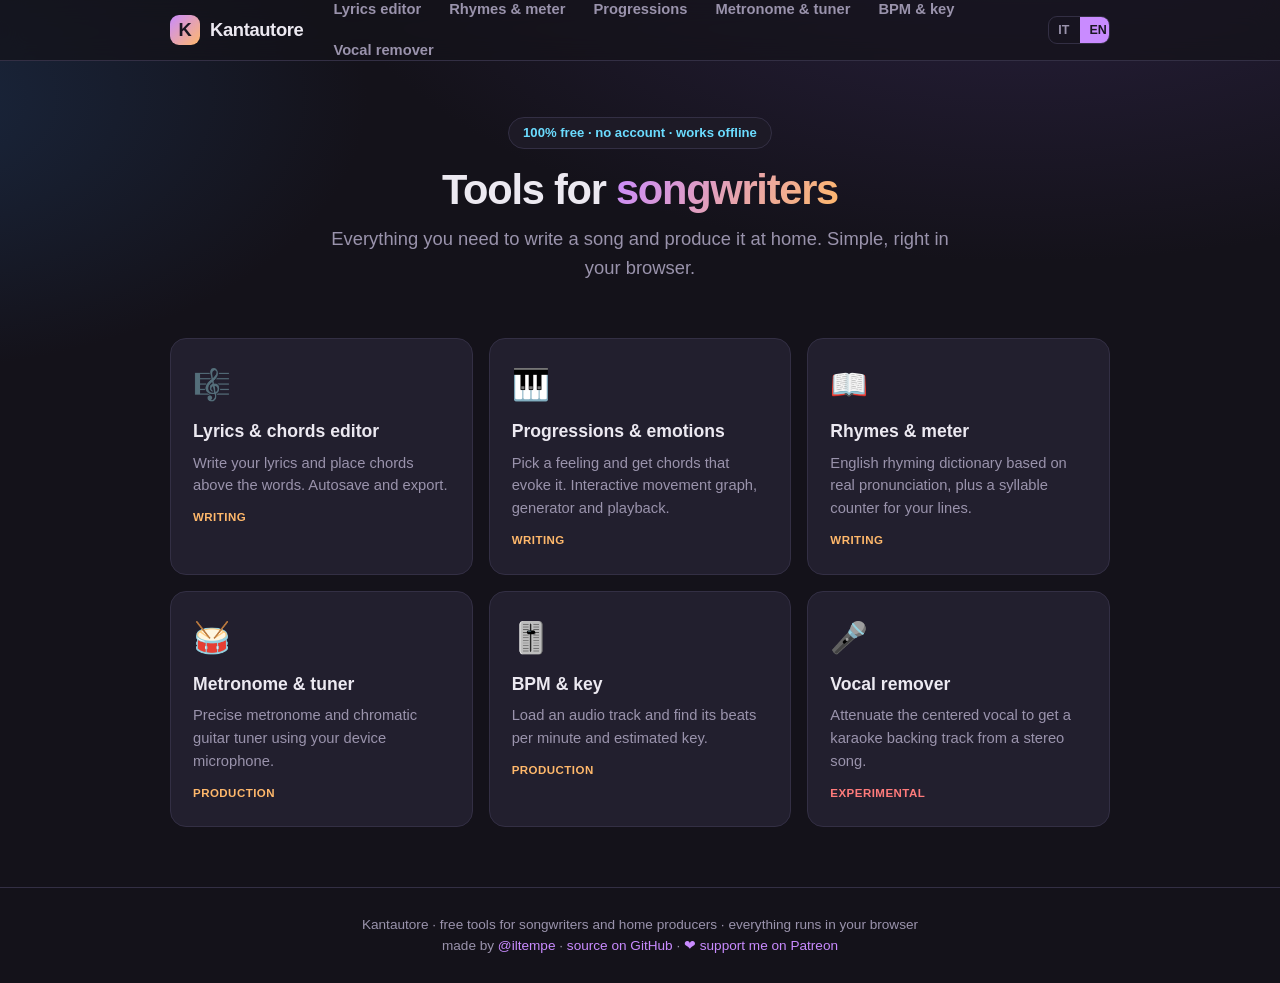
<file: index.html>
<!DOCTYPE html>
<html lang="it">
<head>
  <meta charset="UTF-8">
  <meta name="viewport" content="width=device-width, initial-scale=1.0">
  <title>Kantautore · strumenti gratuiti per cantautori</title>
  <meta name="description" content="Strumenti semplici e gratuiti per scrivere canzoni e produrre in casa: editor testi con accordi, dizionario delle rime, metrica, metronomo, accordatore, BPM e tonalità.">
  <link rel="stylesheet" href="css/style.css">
</head>
<body>
  <main class="wrap">
    <section class="hero">
      <span class="free-badge" data-i18n="home.badge"></span>
      <h1 data-i18n-html="home.title"></h1>
      <p data-i18n="home.sub"></p>
    </section>

    <section class="grid">
      <a class="tool-card" href="tools/editor.html">
        <div class="ico">🎼</div>
        <h3 data-i18n="home.editorT"></h3>
        <p data-i18n="home.editorD"></p>
        <span class="tag" data-i18n="home.tagWrite"></span>
      </a>
      <a class="tool-card" href="tools/accordi.html">
        <div class="ico">🎹</div>
        <h3 data-i18n="home.accordiT"></h3>
        <p data-i18n="home.accordiD"></p>
        <span class="tag" data-i18n="home.tagWrite"></span>
      </a>
      <a class="tool-card" href="tools/rime.html">
        <div class="ico">📖</div>
        <h3 data-i18n="home.rimeT"></h3>
        <p data-i18n="home.rimeD"></p>
        <span class="tag" data-i18n="home.tagWrite"></span>
      </a>
      <a class="tool-card" href="tools/metronomo.html">
        <div class="ico">🥁</div>
        <h3 data-i18n="home.metroT"></h3>
        <p data-i18n="home.metroD"></p>
        <span class="tag" data-i18n="home.tagProd"></span>
      </a>
      <a class="tool-card" href="tools/bpm-key.html">
        <div class="ico">🎚️</div>
        <h3 data-i18n="home.bpmT"></h3>
        <p data-i18n="home.bpmD"></p>
        <span class="tag" data-i18n="home.tagProd"></span>
      </a>
      <a class="tool-card" href="tools/vocal-remover.html">
        <div class="ico">🎤</div>
        <h3 data-i18n="home.vocalT"></h3>
        <p data-i18n="home.vocalD"></p>
        <span class="tag exp" data-i18n="home.tagExp"></span>
      </a>
    </section>
  </main>

  <script src="js/i18n.js"></script>
  <script src="js/common.js"></script>
</body>
</html>
</file>
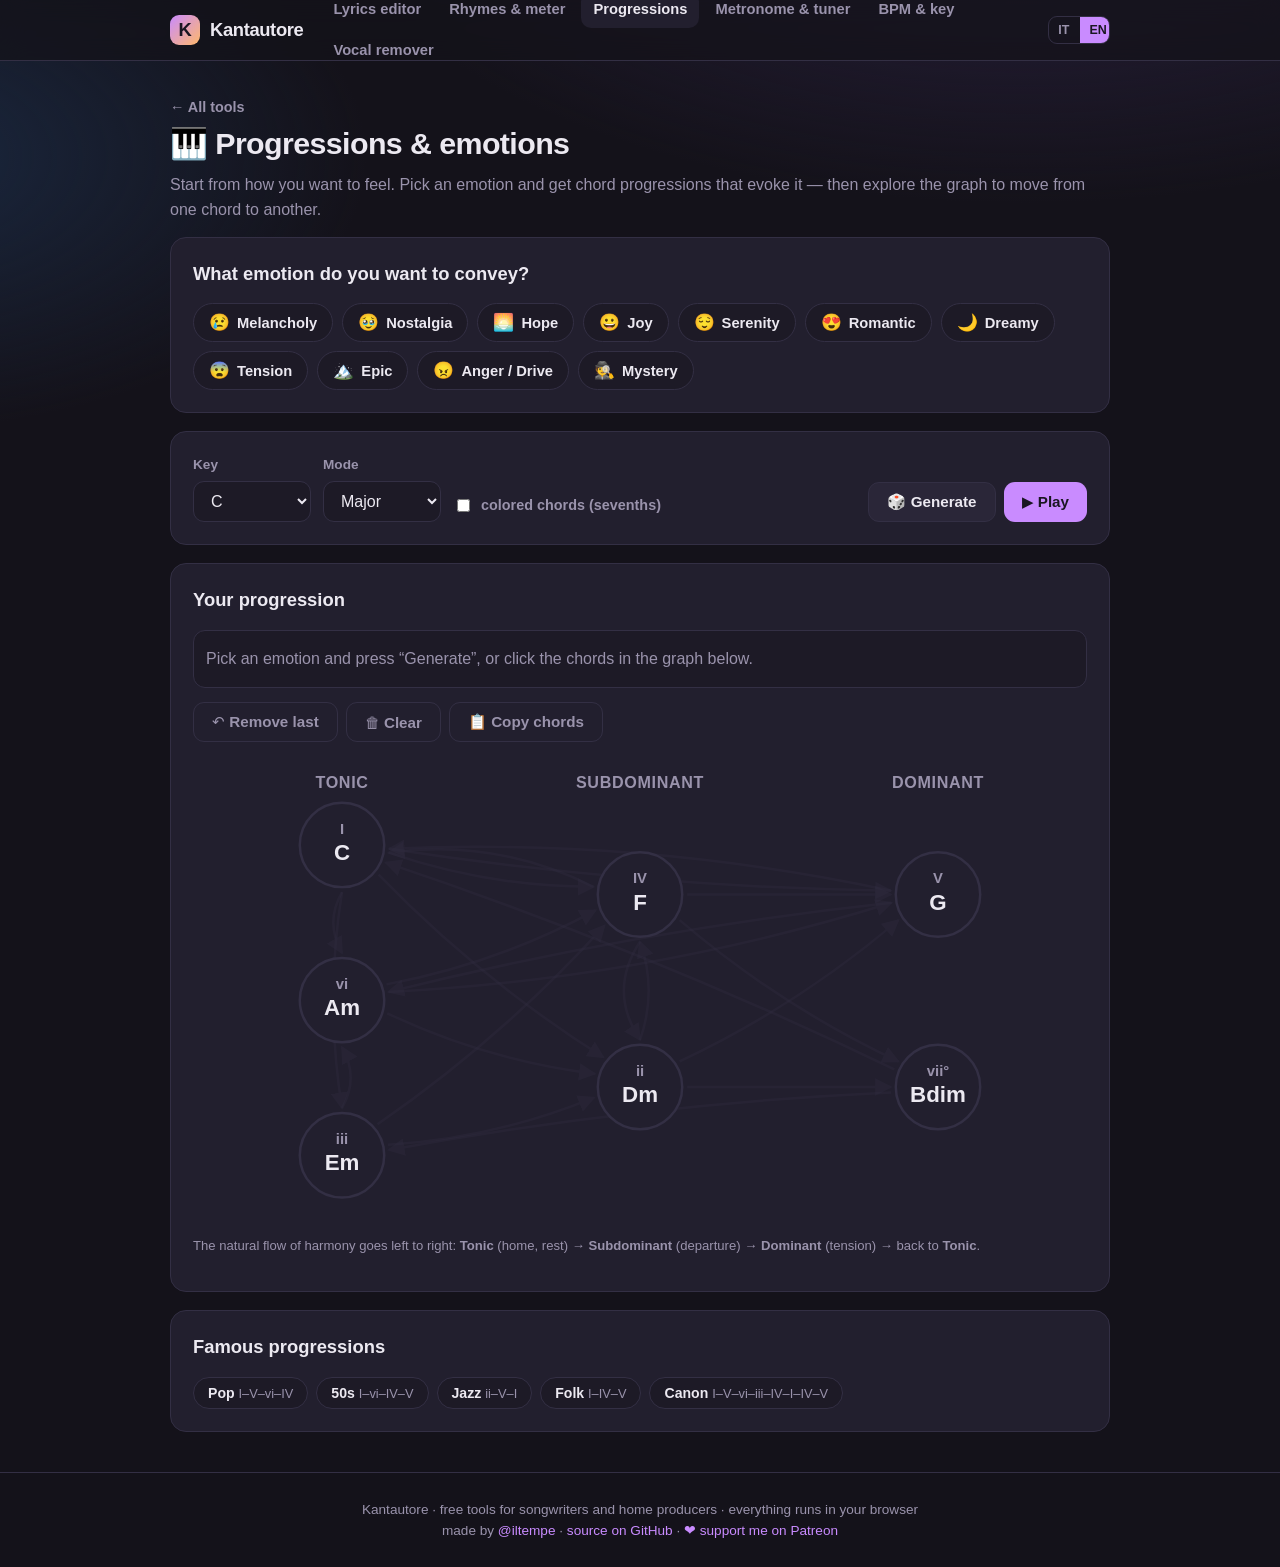
<file: tools/accordi.html>
<!DOCTYPE html>
<html lang="it">
<head>
  <meta charset="UTF-8">
  <meta name="viewport" content="width=device-width, initial-scale=1.0">
  <title>Progressioni & emozioni · Kantautore</title>
  <link rel="stylesheet" href="../css/style.css">
  <style>
    .emotions { display:flex; gap:9px; flex-wrap:wrap; }
    .emo { background:var(--bg-soft); border:1px solid var(--border); color:var(--text); cursor:pointer;
      border-radius:999px; padding:8px 15px; font-family:inherit; font-weight:600; font-size:.92rem;
      display:flex; align-items:center; gap:7px; transition:.15s; }
    .emo:hover { border-color:var(--emo-c, var(--accent)); }
    .emo.on { background:var(--emo-c); border-color:var(--emo-c); color:#171320; }
    .emo .e { font-size:1.05rem; }
    .emo-info { margin-top:16px; background:var(--bg-soft); border:1px solid var(--border);
      border-left:3px solid var(--emo-c, var(--accent)); border-radius:12px; padding:14px 16px; display:none; }
    .emo-info.show { display:block; }
    .emo-info h3 { margin:0 0 4px; font-size:1.05rem; }
    .emo-info .meta { display:flex; gap:16px; flex-wrap:wrap; color:var(--muted); font-size:.85rem; margin:8px 0; }
    .emo-info .meta b { color:var(--text); }
    .emo-info p { margin:6px 0 0; color:var(--muted); font-size:.9rem; }

    .controls { display:flex; gap:12px; flex-wrap:wrap; align-items:flex-end; }
    .controls .f { flex:0 0 auto; min-width:118px; }
    .switch { display:flex; align-items:center; gap:8px; color:var(--muted); font-weight:600; font-size:.9rem; cursor:pointer; }
    .switch input { width:auto; }

    .graph-wrap { position:relative; }
    svg.graph { width:100%; height:auto; display:block; }
    .node circle { fill:var(--card); stroke:var(--border); stroke-width:2; transition:.15s; cursor:pointer; }
    .node:hover circle { stroke:var(--emo-c, var(--accent)); }
    .node text { fill:var(--text); font-weight:800; text-anchor:middle; dominant-baseline:central; pointer-events:none; }
    .node .roman { fill:var(--muted); font-weight:600; }
    .node.selected circle { fill:var(--emo-c, var(--accent)); stroke:var(--emo-c, var(--accent)); }
    .node.selected text { fill:#171320; }
    .node.target circle { stroke:var(--emo-c, var(--accent-2)); stroke-width:3; }
    .arrow { fill:none; stroke:var(--border); stroke-width:2; opacity:.30; transition:.15s; }
    .arrow.active { stroke:var(--emo-c, var(--accent-2)); opacity:1; stroke-width:2.6; }
    .arrow.dim { opacity:.07; }
    .zone-label { fill:var(--muted); font-size:13px; font-weight:700; text-anchor:middle; letter-spacing:.04em; text-transform:uppercase; }

    .prog { display:flex; gap:10px; flex-wrap:wrap; align-items:center; min-height:58px; margin:8px 0 14px;
      background:var(--bg-soft); border:1px solid var(--border); border-radius:12px; padding:12px; }
    .prog .chip { background:var(--card); border:1px solid var(--border); border-radius:10px; padding:8px 14px;
      font-weight:800; font-size:1.1rem; }
    .prog .chip .r { display:block; font-size:.68rem; color:var(--muted); font-weight:600; text-align:center; }
    .prog .chip.playing { border-color:var(--emo-c, var(--accent)); box-shadow:0 0 0 2px var(--emo-c, var(--accent)); }
    .prog .empty { color:var(--muted); }
    .presets { display:flex; gap:8px; flex-wrap:wrap; }
    .presets button { background:var(--bg-soft); border:1px solid var(--border); color:var(--text); cursor:pointer;
      border-radius:999px; padding:7px 14px; font-family:inherit; font-weight:600; font-size:.88rem; }
    .presets button:hover { border-color:var(--emo-c, var(--accent)); }
    .presets button .d { color:var(--muted); font-weight:400; font-size:.8rem; }
    .legend { font-size:.82rem; color:var(--muted); }
    .toolbar2 { display:flex; gap:8px; flex-wrap:wrap; }
  </style>
</head>
<body>
  <main class="wrap">
    <div class="page-head">
      <a class="back" href="../index.html" data-i18n="common.back">← Tutti gli strumenti</a>
      <h1 data-i18n="accordi.h1">🎹 Progressioni & emozioni</h1>
      <p data-i18n="accordi.sub">Parti da come ti vuoi sentire. Scegli un'emozione e ricevi progressioni di accordi che la evocano — poi esplora il grafo per muoverti da un accordo all'altro.</p>
    </div>

    <div class="panel">
      <h2 data-i18n="accordi.ask">Che emozione vuoi trasmettere?</h2>
      <div class="emotions" id="emotions"></div>
      <div class="emo-info" id="emoInfo"></div>
    </div>

    <div class="panel">
      <div class="controls">
        <div class="f">
          <label data-i18n="accordi.key">Tonalità</label>
          <select id="key">
            <option>C</option><option>C#</option><option>D</option><option>D#</option>
            <option>E</option><option>F</option><option>F#</option><option>G</option>
            <option>G#</option><option>A</option><option>A#</option><option>B</option>
          </select>
        </div>
        <div class="f">
          <label data-i18n="accordi.mode">Modo</label>
          <select id="mode">
            <option value="major" data-i18n="accordi.major">Maggiore</option>
            <option value="minor" data-i18n="accordi.minor">Minore</option>
          </select>
        </div>
        <div class="f">
          <label>&nbsp;</label>
          <label class="switch"><input type="checkbox" id="colore"> <span data-i18n="accordi.colored">accordi colorati (settime)</span></label>
        </div>
        <div class="f" style="margin-left:auto">
          <label>&nbsp;</label>
          <div class="toolbar2">
            <button class="btn secondary" id="gen" data-i18n="accordi.gen">🎲 Genera</button>
            <button class="btn" id="play" data-i18n="accordi.play">▶ Ascolta</button>
          </div>
        </div>
      </div>
    </div>

    <div class="panel">
      <h2 data-i18n="accordi.yourProg">La tua progressione</h2>
      <div class="prog" id="prog"><span class="empty">Scegli un'emozione e premi “Genera”, oppure clicca gli accordi nel grafo qui sotto.</span></div>
      <div class="toolbar2" style="margin-bottom:16px">
        <button class="btn ghost" id="undo" data-i18n="accordi.undo">↶ Togli ultimo</button>
        <button class="btn ghost" id="clear" data-i18n="accordi.clear">🗑 Svuota</button>
        <button class="btn ghost" id="copy" data-i18n="accordi.copy">📋 Copia accordi</button>
      </div>

      <div class="graph-wrap">
        <svg class="graph" id="graph" viewBox="0 0 720 380" xmlns="http://www.w3.org/2000/svg" aria-label="Grafo dei movimenti tra accordi"></svg>
      </div>
      <p class="legend" style="margin-top:6px" data-i18n-html="accordi.legend">
        Il flusso naturale dell'armonia va da sinistra a destra: <b>Tonica</b> (casa, riposo) →
        <b>Sottodominante</b> (allontanamento) → <b>Dominante</b> (tensione) → torna a <b>Tonica</b>.
      </p>
    </div>

    <div class="panel">
      <h2 id="ideeTitle" data-i18n="accordi.famous">Progressioni famose</h2>
      <div class="presets" id="presets"></div>
    </div>
  </main>

  <script src="../js/i18n.js"></script>
  <script src="../js/common.js"></script>
  <script src="../js/accordi.js"></script>
</body>
</html>
</file>
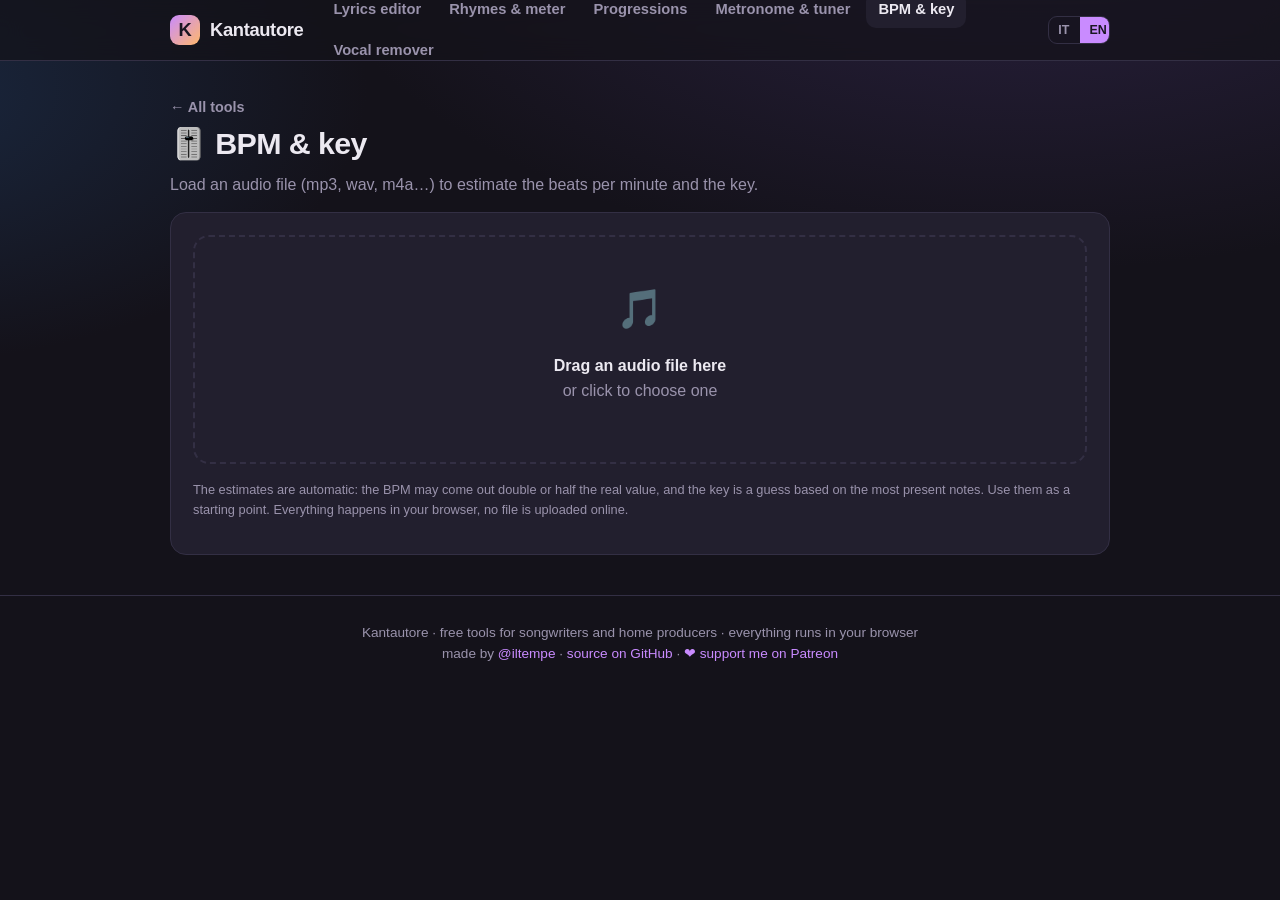
<file: tools/bpm-key.html>
<!DOCTYPE html>
<html lang="it">
<head>
  <meta charset="UTF-8">
  <meta name="viewport" content="width=device-width, initial-scale=1.0">
  <title>BPM & tonalità · Kantautore</title>
  <link rel="stylesheet" href="../css/style.css">
  <style>
    .drop { border:2px dashed var(--border); border-radius:var(--radius); padding:42px 20px; text-align:center;
      transition:.15s; cursor:pointer; }
    .drop.over { border-color:var(--accent); background:var(--bg-soft); }
    .drop .ico { font-size:2.4rem; }
    .results { display:grid; grid-template-columns:1fr 1fr; gap:18px; margin-top:18px; }
    @media (max-width:640px){ .results{ grid-template-columns:1fr; } }
    .stat { background:var(--bg-soft); border:1px solid var(--border); border-radius:var(--radius); padding:26px; text-align:center; }
    .stat .big { font-size:3.2rem; font-weight:800; letter-spacing:-.03em; line-height:1; }
    .stat .lab { color:var(--muted); font-size:.85rem; text-transform:uppercase; letter-spacing:.05em; margin-top:8px; }
    .stat .sub { color:var(--muted); font-size:.9rem; margin-top:4px; }
    .bar { height:8px; background:var(--bg-soft); border-radius:6px; overflow:hidden; margin-top:18px; }
    .bar > div { height:100%; width:0; background:linear-gradient(90deg,var(--accent),var(--accent-2)); transition:width .2s; }
    .file-name { color:var(--muted); font-size:.9rem; margin-top:10px; }
  </style>
</head>
<body>
  <main class="wrap">
    <div class="page-head">
      <a class="back" href="../index.html" data-i18n="common.back">← Tutti gli strumenti</a>
      <h1 data-i18n="bpm.h1">🎚️ BPM & tonalità</h1>
      <p data-i18n="bpm.sub">Carica un file audio (mp3, wav, m4a…) per stimare i battiti al minuto e la tonalità.</p>
    </div>

    <div class="panel">
      <div class="drop" id="drop">
        <div class="ico">🎵</div>
        <p data-i18n-html="bpm.drop"><b>Trascina qui un file audio</b><br><span class="muted">oppure clicca per sceglierlo</span></p>
        <input type="file" id="file" accept="audio/*" hidden>
      </div>
      <div class="file-name" id="fileName"></div>
      <div class="bar" id="barWrap" style="display:none"><div id="bar"></div></div>
      <p class="muted" id="msg" style="margin-top:12px"></p>

      <div class="results" id="results" style="display:none">
        <div class="stat">
          <div class="big" id="bpm">–</div>
          <div class="lab">BPM</div>
          <div class="sub" id="bpmSub"></div>
        </div>
        <div class="stat">
          <div class="big" id="key">–</div>
          <div class="lab" data-i18n="bpm.keyEst">Tonalità stimata</div>
          <div class="sub" id="keySub"></div>
        </div>
      </div>
      <p class="legend muted" style="font-size:.8rem;margin-top:16px" data-i18n="bpm.legend">
        Le stime sono automatiche: il BPM può risultare doppio o metà del reale, e la tonalità è un'ipotesi
        basata sulle note più presenti. Usale come punto di partenza. Tutto avviene nel tuo browser, nessun file viene caricato online.
      </p>
    </div>
  </main>

  <script src="../js/i18n.js"></script>
  <script src="../js/common.js"></script>
  <script src="../js/bpm-key.js"></script>
</body>
</html>
</file>
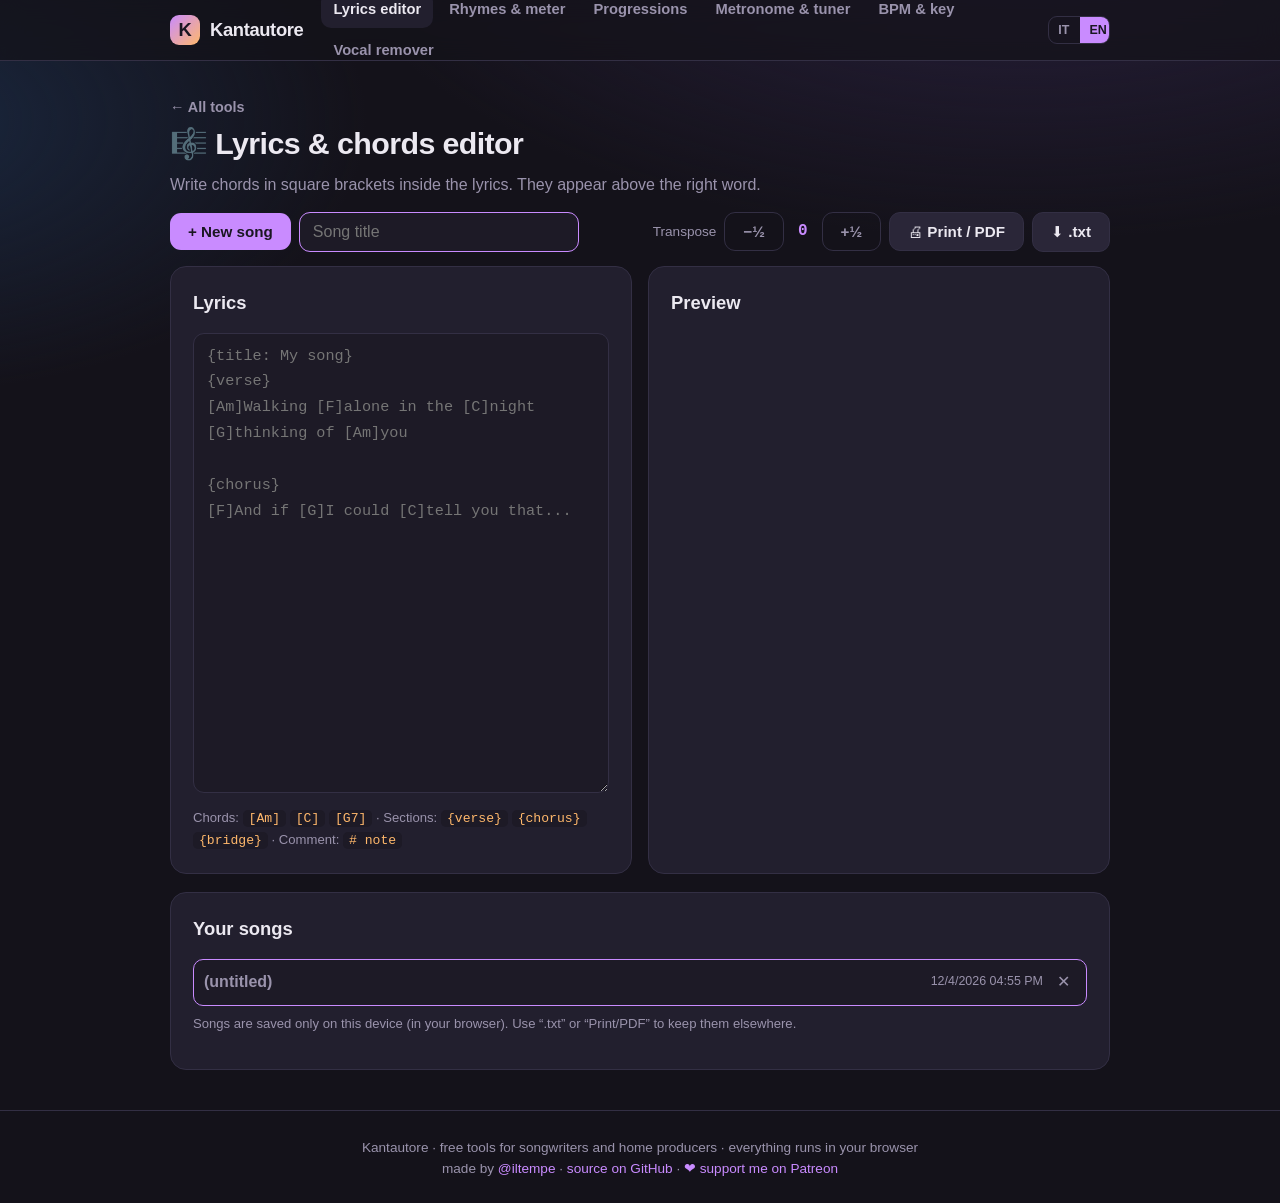
<file: tools/editor.html>
<!DOCTYPE html>
<html lang="it">
<head>
  <meta charset="UTF-8">
  <meta name="viewport" content="width=device-width, initial-scale=1.0">
  <title>Editor testi & accordi · Kantautore</title>
  <link rel="stylesheet" href="../css/style.css">
  <style>
    .editor-grid { display: grid; grid-template-columns: 1fr 1fr; gap: 16px; }
    @media (max-width: 820px) { .editor-grid { grid-template-columns: 1fr; } }
    #src { width: 100%; min-height: 460px; resize: vertical; line-height: 1.7;
      font-family: "SF Mono", ui-monospace, Menlo, monospace; font-size: .95rem; }
    .preview { min-height: 460px; overflow:auto; }
    .preview .line { display: flex; flex-wrap: wrap; align-items: flex-end; margin-bottom: 2px; }
    .preview .seg { display: inline-flex; flex-direction: column; }
    .preview .chord { color: var(--accent-2); font-weight: 800; font-size: .82rem;
      font-family: "SF Mono", ui-monospace, monospace; min-height: 1.1em; white-space: pre; }
    .preview .lyric { white-space: pre; }
    .preview .blank { height: .9em; }
    .preview .directive { color: var(--accent-3); font-weight: 700; margin: 10px 0 4px; }
    .preview .comment { color: var(--muted); font-style: italic; }
    .toolbar { display:flex; gap:8px; flex-wrap:wrap; align-items:center; margin-bottom: 14px; }
    .toolbar .sp { flex: 1; }
    .song-row { display:flex; align-items:center; gap:8px; padding:8px 10px; border-radius:10px; cursor:pointer; }
    .song-row:hover { background: var(--bg-soft); }
    .song-row.active { background: var(--bg-soft); border:1px solid var(--accent); }
    .song-row .t { flex:1; font-weight:600; }
    .song-row .d { color: var(--muted); font-size:.78rem; }
    .song-row .x { color: var(--muted); padding:2px 6px; border-radius:6px; }
    .song-row .x:hover { color: var(--bad); background: var(--card); }
    .key-display { font-family:"SF Mono",monospace; font-weight:800; color: var(--accent); padding: 0 6px; }
    .hint { font-size:.82rem; color: var(--muted); margin-top:8px; }
    .hint code { background: var(--bg-soft); padding:1px 6px; border-radius:5px; color: var(--accent-2); }
  </style>
</head>
<body>
  <main class="wrap">
    <div class="page-head">
      <a class="back" href="../index.html" data-i18n="common.back">← Tutti gli strumenti</a>
      <h1 data-i18n="editor.h1">🎼 Editor testi & accordi</h1>
      <p data-i18n="editor.sub">Scrivi gli accordi tra parentesi quadre dentro al testo. Vengono mostrati sopra la parola giusta.</p>
    </div>

    <div class="toolbar">
      <button class="btn" id="newSong" data-i18n="editor.new">+ Nuova canzone</button>
      <input type="text" id="title" data-i18n-ph="editor.titlePh" placeholder="Titolo della canzone" style="max-width:280px">
      <span class="sp"></span>
      <span class="muted" style="font-size:.85rem" data-i18n="editor.transpose">Trasporta</span>
      <button class="btn ghost" id="down">−½</button>
      <span class="key-display" id="semis">0</span>
      <button class="btn ghost" id="up">+½</button>
      <button class="btn secondary" id="print" data-i18n="editor.print">🖨 Stampa / PDF</button>
      <button class="btn secondary" id="export" data-i18n="editor.export">⬇ .txt</button>
    </div>

    <div class="editor-grid">
      <div class="panel">
        <h2 data-i18n="editor.lyrics">Testo</h2>
        <textarea id="src" spellcheck="false" data-i18n-ph="editor.srcPh" placeholder="{titolo: La mia canzone}
{strofa}
[Am]Cammino [F]da solo nella [C]notte
[G]penso a [Am]te

{ritornello}
[F]E se [G]potessi [C]dirti che..."></textarea>
        <div class="hint" data-i18n-html="editor.hint">
          Accordi: <code>[Am]</code> <code>[C]</code> <code>[G7]</code> · Sezioni: <code>{strofa}</code> <code>{ritornello}</code> <code>{ponte}</code> · Commento: <code># nota</code>
        </div>
      </div>
      <div class="panel">
        <h2 data-i18n="editor.preview">Anteprima</h2>
        <div class="preview" id="preview"></div>
      </div>
    </div>

    <div class="panel">
      <h2 data-i18n="editor.songs">Le tue canzoni</h2>
      <div id="songlist"></div>
      <p class="hint" data-i18n="editor.songsHint">Le canzoni sono salvate solo su questo dispositivo (nel browser). Usa “.txt” o “Stampa/PDF” per conservarle altrove.</p>
    </div>
  </main>

  <script src="../js/i18n.js"></script>
  <script src="../js/common.js"></script>
  <script src="../js/editor.js"></script>
</body>
</html>
</file>
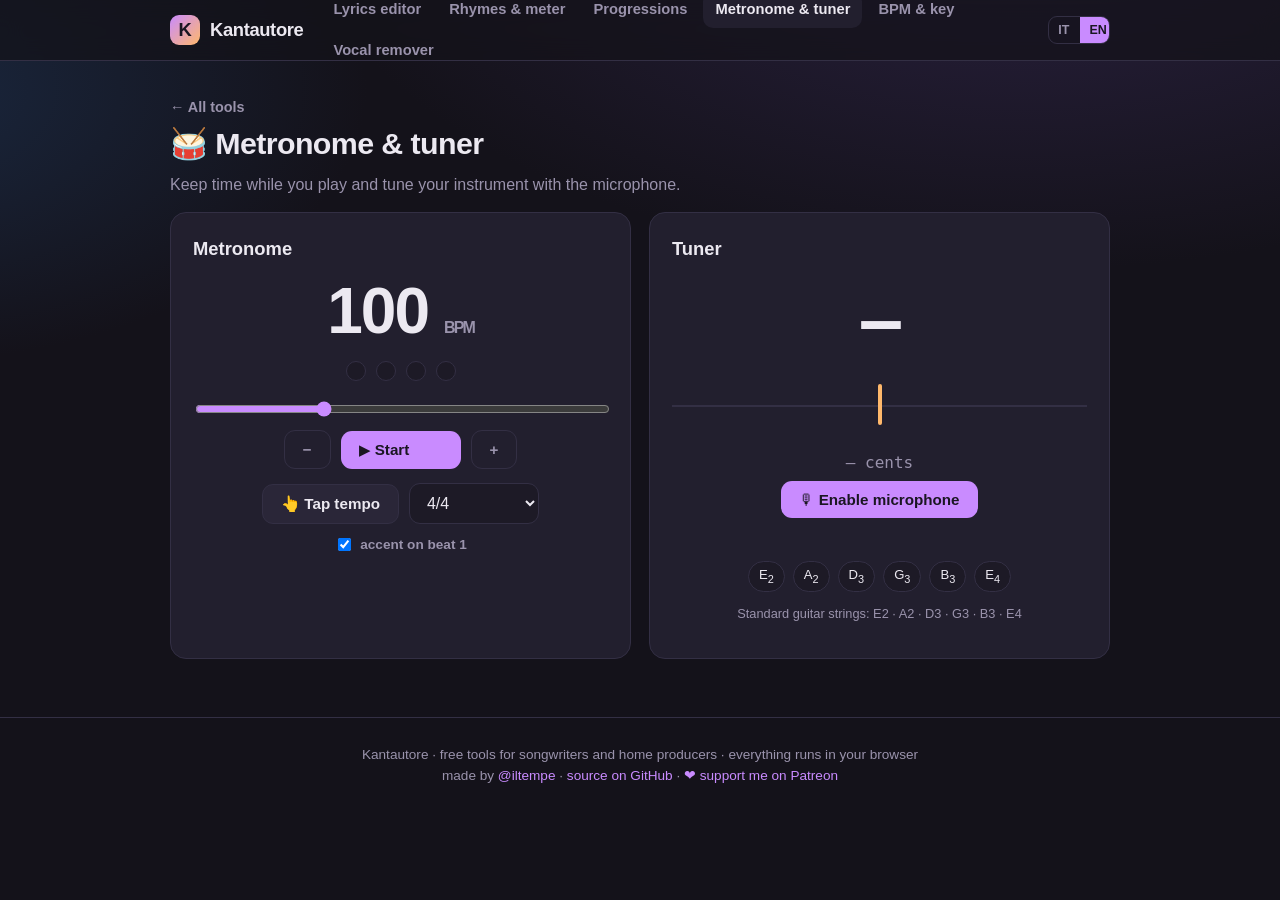
<file: tools/metronomo.html>
<!DOCTYPE html>
<html lang="it">
<head>
  <meta charset="UTF-8">
  <meta name="viewport" content="width=device-width, initial-scale=1.0">
  <title>Metronomo & accordatore · Kantautore</title>
  <link rel="stylesheet" href="../css/style.css">
  <style>
    .cols { display:grid; grid-template-columns:1fr 1fr; gap:18px; }
    @media (max-width:820px){ .cols{ grid-template-columns:1fr; } }
    .bpm { font-size:4rem; font-weight:800; text-align:center; letter-spacing:-.03em; line-height:1; }
    .bpm small { font-size:1rem; color:var(--muted); font-weight:600; }
    .beats { display:flex; gap:10px; justify-content:center; margin:18px 0; }
    .beat { width:20px; height:20px; border-radius:50%; background:var(--bg-soft); border:1px solid var(--border); transition:.05s; }
    .beat.on { background:var(--accent); box-shadow:0 0 16px var(--accent); transform:scale(1.25); }
    .beat.accent.on { background:var(--accent-2); box-shadow:0 0 16px var(--accent-2); }
    input[type=range]{ width:100%; accent-color:var(--accent); }
    .ctr { display:flex; gap:10px; justify-content:center; align-items:center; flex-wrap:wrap; margin-top:6px; }
    /* tuner */
    .note { font-size:5rem; font-weight:800; text-align:center; line-height:1; letter-spacing:-.04em; }
    .note small { font-size:1.6rem; vertical-align:super; color:var(--muted); }
    .gauge { position:relative; height:64px; margin:14px 0; }
    .gauge .scale { position:absolute; top:50%; left:0; right:0; height:2px; background:var(--border); }
    .gauge .mid { position:absolute; top:30%; bottom:30%; left:50%; width:2px; background:var(--good); }
    .gauge .needle { position:absolute; top:18%; bottom:18%; width:4px; border-radius:2px; background:var(--accent-2);
      left:50%; transform:translateX(-50%); transition:left .08s, background .1s; }
    .gauge .needle.intune { background:var(--good); }
    .cents { text-align:center; font-family:"SF Mono",monospace; color:var(--muted); }
    .tuner-status { text-align:center; color:var(--muted); min-height:1.3em; }
    .strings { display:flex; gap:8px; justify-content:center; margin-top:12px; }
    .strings .pill { cursor:default; }
  </style>
</head>
<body>
  <main class="wrap">
    <div class="page-head">
      <a class="back" href="../index.html" data-i18n="common.back">← Tutti gli strumenti</a>
      <h1 data-i18n="metro.h1">🥁 Metronomo & accordatore</h1>
      <p data-i18n="metro.sub">Tieni il tempo mentre suoni e accorda lo strumento col microfono.</p>
    </div>

    <div class="cols">
      <!-- METRONOMO -->
      <div class="panel">
        <h2 data-i18n="metro.metronome">Metronomo</h2>
        <div class="bpm"><span id="bpmVal">100</span> <small>BPM</small></div>
        <div class="beats" id="beats"></div>
        <input type="range" id="bpmRange" min="30" max="260" value="100">
        <div class="ctr">
          <button class="btn ghost" id="bpmMinus">−</button>
          <button class="btn" id="startBtn" style="min-width:120px" data-i18n="metro.start">▶ Avvia</button>
          <button class="btn ghost" id="bpmPlus">+</button>
        </div>
        <div class="ctr" style="margin-top:14px">
          <button class="btn secondary" id="tap" data-i18n="metro.tap">👆 Tap tempo</button>
          <select id="sig" style="max-width:130px">
            <option value="4">4/4</option>
            <option value="3">3/4</option>
            <option value="2">2/4</option>
            <option value="6">6/8</option>
            <option value="1">click</option>
          </select>
          <label style="display:flex;align-items:center;gap:6px;margin:0;color:var(--muted)">
            <input type="checkbox" id="accent" checked style="width:auto"> <span data-i18n="metro.accent">accento sul 1</span>
          </label>
        </div>
      </div>

      <!-- ACCORDATORE -->
      <div class="panel">
        <h2 data-i18n="metro.tuner">Accordatore</h2>
        <div class="note" id="noteName">–<small id="octave"></small></div>
        <div class="gauge">
          <div class="scale"></div>
          <div class="mid"></div>
          <div class="needle" id="needle"></div>
        </div>
        <div class="cents" id="cents" data-i18n="metro.cents">— cent</div>
        <div class="ctr">
          <button class="btn" id="tunerBtn" data-i18n="metro.micOn">🎙 Attiva microfono</button>
        </div>
        <div class="tuner-status" id="tunerStatus" style="margin-top:10px"></div>
        <div class="strings" id="strings"></div>
        <p class="legend muted" style="font-size:.8rem;margin-top:12px;text-align:center" data-i18n="metro.strings">
          Corde chitarra standard: E2 · A2 · D3 · G3 · B3 · E4
        </p>
      </div>
    </div>
  </main>

  <script src="../js/i18n.js"></script>
  <script src="../js/common.js"></script>
  <script src="../js/metronomo.js"></script>
</body>
</html>
</file>
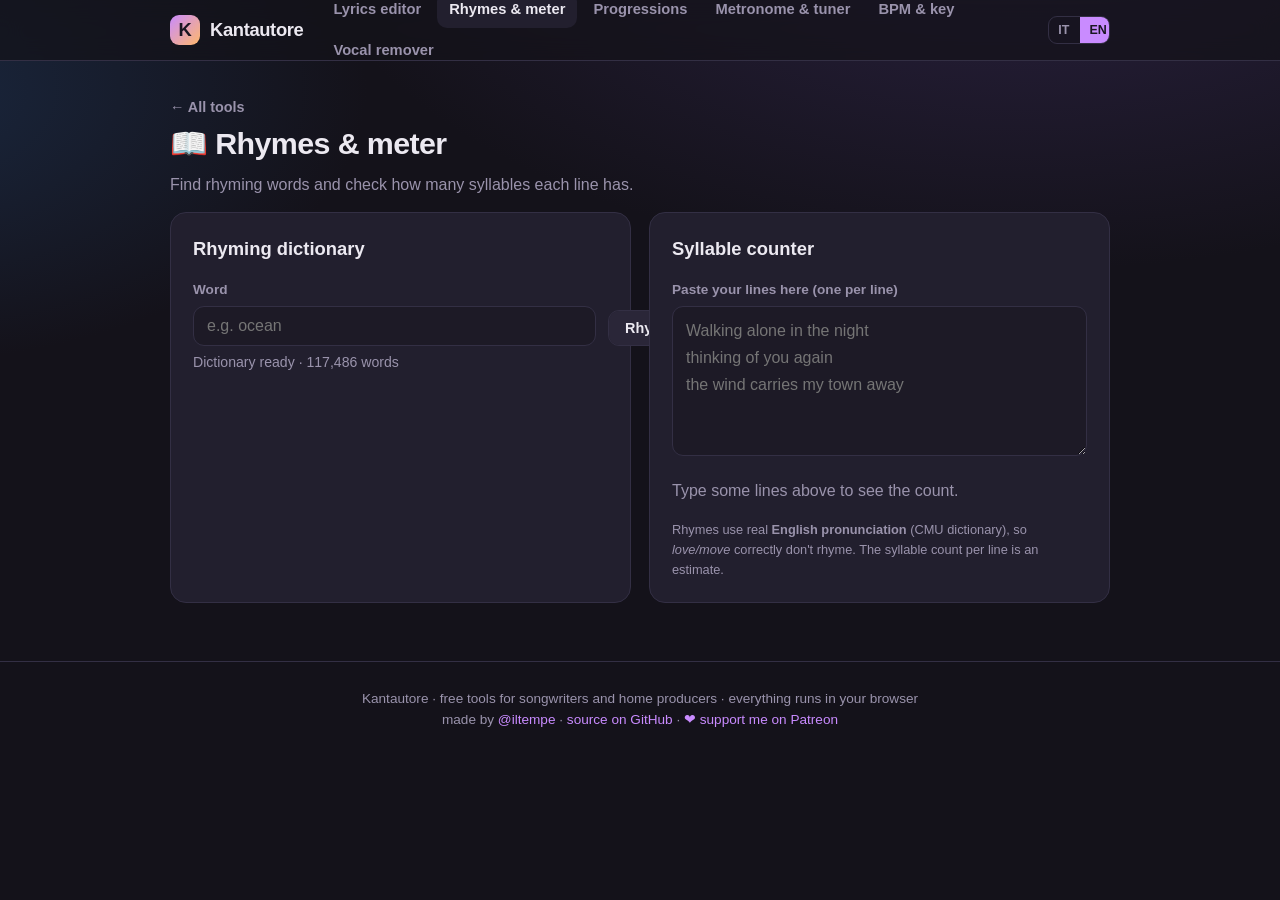
<file: tools/rime.html>
<!DOCTYPE html>
<html lang="it">
<head>
  <meta charset="UTF-8">
  <meta name="viewport" content="width=device-width, initial-scale=1.0">
  <title>Rime & metrica · Kantautore</title>
  <link rel="stylesheet" href="../css/style.css">
  <style>
    .cols { display:grid; grid-template-columns: 1fr 1fr; gap:18px; }
    @media (max-width:820px){ .cols{ grid-template-columns:1fr; } }
    .seg-btns { display:inline-flex; border:1px solid var(--border); border-radius:11px; overflow:hidden; }
    .seg-btns button { background:transparent; color:var(--muted); border:none; padding:9px 16px; cursor:pointer; font-family:inherit; font-weight:600; font-size:.9rem; }
    .seg-btns button.on { background:var(--card-hover); color:var(--text); }
    .rhymes { display:flex; flex-wrap:wrap; gap:8px; margin-top:14px; max-height:430px; overflow:auto; }
    .rhyme { background:var(--bg-soft); border:1px solid var(--border); border-radius:999px; padding:5px 13px; font-size:.95rem; cursor:default; }
    .rhyme b { color:var(--accent); }
    .status { color:var(--muted); font-size:.88rem; margin-top:6px; min-height:1.2em; }
    /* metrica */
    #lines .ml { display:flex; align-items:baseline; gap:12px; padding:6px 0; border-bottom:1px dashed var(--border); }
    #lines .ml .cnt { font-family:"SF Mono",monospace; font-weight:800; color:var(--accent-2); min-width:2ch; text-align:right; }
    #lines .ml .name { color:var(--muted); font-size:.8rem; min-width:108px; }
    #lines .ml .syl { flex:1; }
    #lines .ml .syl .w { margin-right:.55ch; }
    #lines .ml .syl .s { opacity:.85; }
    #lines .ml .syl .dot { color:var(--accent); opacity:.5; }
    #metricInput { min-height:150px; font-size:1rem; line-height:1.7; }
    .legend { font-size:.8rem; color:var(--muted); margin-top:10px; }
  </style>
</head>
<body>
  <main class="wrap">
    <div class="page-head">
      <a class="back" href="../index.html" data-i18n="common.back">← Tutti gli strumenti</a>
      <h1 data-i18n="rime.h1">📖 Rime & metrica</h1>
      <p data-i18n="rime.sub">Trova parole che rimano e controlla quante sillabe ha ogni verso.</p>
    </div>

    <div class="cols">
      <!-- RIME -->
      <div class="panel">
        <h2 data-i18n="rime.dict">Dizionario delle rime</h2>
        <div class="row">
          <div style="flex:2">
            <label data-i18n="rime.word">Parola</label>
            <input type="text" id="word" data-i18n-ph="rime.wordPh" placeholder="es. amore" autocomplete="off">
          </div>
          <div class="grow0">
            <label>&nbsp;</label>
            <div class="seg-btns" id="mode">
              <button data-mode="rima" class="on" data-i18n="rime.rhyme">Rima</button>
              <button data-mode="assonanza" data-i18n="rime.assonance">Assonanza</button>
            </div>
          </div>
        </div>
        <div class="status" id="rstatus" data-i18n="rime.loading">Carico il dizionario…</div>
        <div class="rhymes" id="rhymes"></div>
      </div>

      <!-- METRICA -->
      <div class="panel">
        <h2 data-i18n="rime.counter">Conta-sillabe</h2>
        <label data-i18n="rime.versesLbl">Incolla qui i tuoi versi (uno per riga)</label>
        <textarea id="metricInput" spellcheck="false" data-i18n-ph="rime.versesPh" placeholder="Cammino da solo nella notte
penso ancora a te
e il vento porta via la mia città"></textarea>
        <div id="lines" style="margin-top:14px"></div>
        <div class="legend" data-i18n-html="rime.legend">
          Conteggio con <b>sinalefe</b> (vocali a contatto fra parole contano come una). Il nome del verso
          (settenario, endecasillabo…) è una stima, utile come riferimento ritmico.
        </div>
      </div>
    </div>
  </main>

  <script src="../js/i18n.js"></script>
  <script src="../js/common.js"></script>
  <script src="../js/sillabe.js"></script>
  <script src="../js/rime.js"></script>
</body>
</html>
</file>
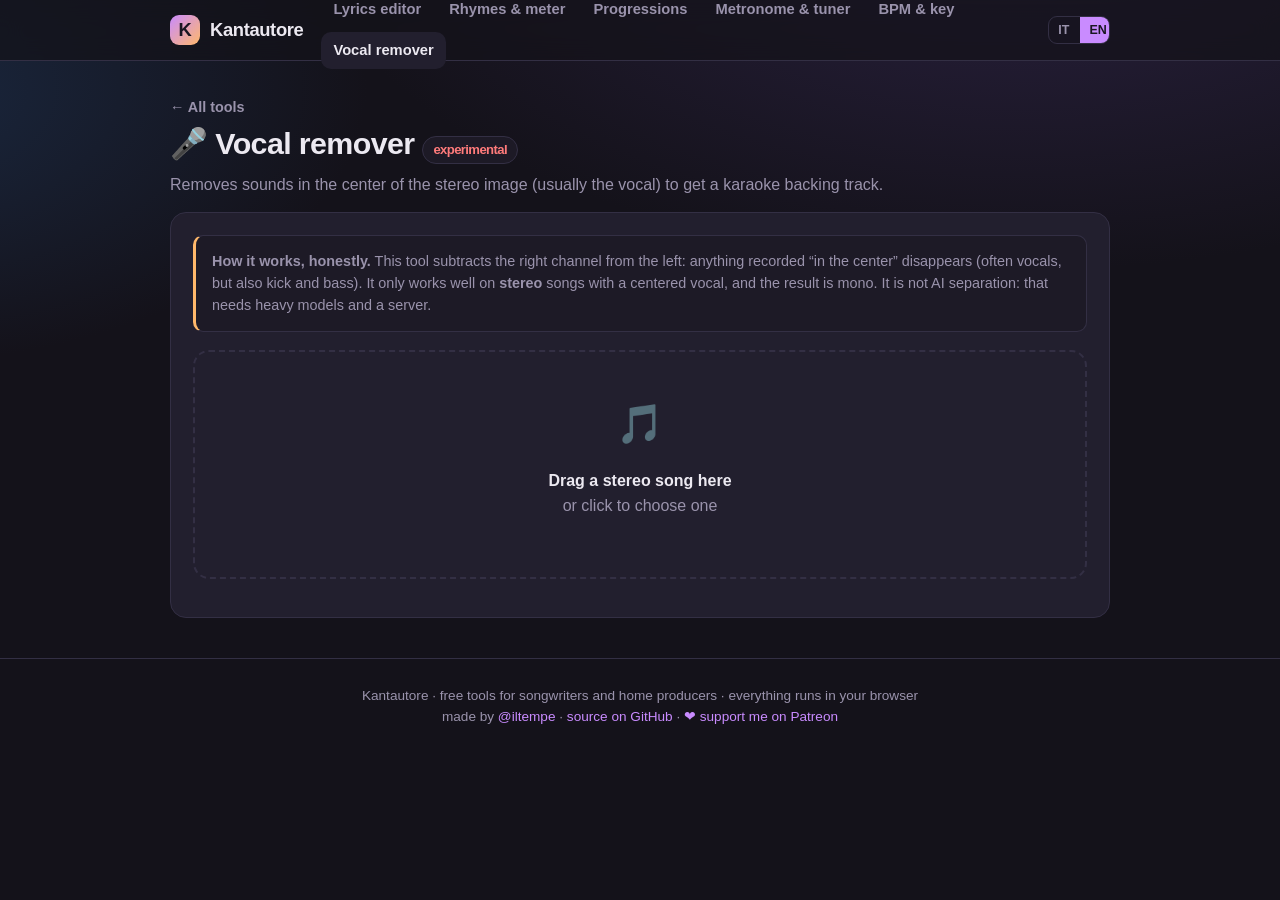
<file: tools/vocal-remover.html>
<!DOCTYPE html>
<html lang="it">
<head>
  <meta charset="UTF-8">
  <meta name="viewport" content="width=device-width, initial-scale=1.0">
  <title>Vocal remover · Kantautore</title>
  <link rel="stylesheet" href="../css/style.css">
  <style>
    .drop { border:2px dashed var(--border); border-radius:var(--radius); padding:42px 20px; text-align:center; transition:.15s; cursor:pointer; }
    .drop.over { border-color:var(--accent); background:var(--bg-soft); }
    .drop .ico { font-size:2.4rem; }
    .ab { display:flex; gap:10px; flex-wrap:wrap; margin:16px 0; }
    .ab .btn { flex:1; min-width:150px; }
    .note-box { background:var(--bg-soft); border:1px solid var(--border); border-left:3px solid var(--accent-2);
      border-radius:10px; padding:14px 16px; font-size:.9rem; color:var(--muted); }
    audio { width:100%; margin-top:8px; }
    .playing { outline:2px solid var(--accent); }
  </style>
</head>
<body>
  <main class="wrap">
    <div class="page-head">
      <a class="back" href="../index.html" data-i18n="common.back">← Tutti gli strumenti</a>
      <h1><span data-i18n="vocal.h1">🎤 Vocal remover</span> <span class="pill" style="color:var(--bad)" data-i18n="vocal.exp">sperimentale</span></h1>
      <p data-i18n="vocal.sub">Toglie i suoni al centro dello stereo (di solito la voce) per ottenere una base karaoke.</p>
    </div>

    <div class="panel">
      <div class="note-box" style="margin-bottom:18px" data-i18n-html="vocal.note">
        <b>Come funziona, in onestà.</b> Questo strumento sottrae il canale destro dal sinistro:
        sparisce tutto ciò che è registrato “al centro” (spesso voce, ma anche cassa e basso).
        Funziona bene solo su brani <b>stereo</b> con la voce centrata, e il risultato è in mono.
        Non è una separazione AI: per quella servono modelli pesanti e un server.
      </div>

      <div class="drop" id="drop">
        <div class="ico">🎵</div>
        <p data-i18n-html="vocal.drop"><b>Trascina qui un brano stereo</b><br><span class="muted">oppure clicca per sceglierlo</span></p>
        <input type="file" id="file" accept="audio/*" hidden>
      </div>
      <p class="muted" id="msg" style="margin-top:12px"></p>

      <div id="player" style="display:none">
        <div class="ab">
          <button class="btn secondary" id="playOrig" data-i18n="vocal.orig">▶ Originale</button>
          <button class="btn" id="playKar" data-i18n="vocal.kar">▶ Base karaoke</button>
          <button class="btn ghost" id="stop" data-i18n="vocal.stop">⏹ Stop</button>
        </div>
        <button class="btn secondary" id="download" style="width:100%" data-i18n="vocal.download">⬇ Scarica base karaoke (.wav)</button>
      </div>
    </div>
  </main>

  <script src="../js/i18n.js"></script>
  <script src="../js/common.js"></script>
  <script src="../js/vocal.js"></script>
</body>
</html>
</file>
<file: css/style.css>
:root {
  --bg: #14121a;
  --bg-soft: #1d1a26;
  --card: #221f2e;
  --card-hover: #2a2638;
  --border: #332f44;
  --text: #ece9f1;
  --muted: #9a93ac;
  --accent: #c98bff;
  --accent-2: #ffb86b;
  --accent-3: #6bdcff;
  --good: #7ee787;
  --bad: #ff7b7b;
  --radius: 16px;
  --maxw: 980px;
  font-synthesis: none;
}

* { box-sizing: border-box; }

html, body {
  margin: 0;
  padding: 0;
  background: radial-gradient(1200px 600px at 80% -10%, #2a2140 0%, transparent 60%),
              radial-gradient(900px 500px at -10% 10%, #1a2840 0%, transparent 55%),
              var(--bg);
  color: var(--text);
  font-family: -apple-system, BlinkMacSystemFont, "Segoe UI", Inter, Roboto, sans-serif;
  line-height: 1.55;
  min-height: 100vh;
}

a { color: var(--accent); text-decoration: none; }
a:hover { text-decoration: underline; }

.wrap { max-width: var(--maxw); margin: 0 auto; padding: 0 20px; }

/* Header */
.site-header {
  position: sticky; top: 0; z-index: 50;
  backdrop-filter: blur(12px);
  background: rgba(20,18,26,.72);
  border-bottom: 1px solid var(--border);
}
.site-header .wrap {
  display: flex; align-items: center; gap: 18px;
  height: 60px;
}
.brand {
  display: flex; align-items: center; gap: 10px;
  font-weight: 800; font-size: 1.15rem; letter-spacing: -.02em;
  color: var(--text);
}
.brand:hover { text-decoration: none; }
.brand .logo {
  width: 30px; height: 30px; display: grid; place-items: center;
  background: linear-gradient(135deg, var(--accent), var(--accent-2));
  border-radius: 9px; color: #1a1622; font-weight: 900;
}
.nav { display: flex; gap: 4px; margin-left: auto; flex-wrap: wrap; }
.nav a {
  color: var(--muted); padding: 7px 12px; border-radius: 10px;
  font-size: .92rem; font-weight: 600;
}
.nav a:hover { background: var(--card); color: var(--text); text-decoration: none; }
.nav a.active { color: var(--text); background: var(--card); }
.lang { display: flex; gap: 2px; margin-left: 14px; border: 1px solid var(--border); border-radius: 9px; overflow: hidden; }
.lang button { background: transparent; border: none; color: var(--muted); cursor: pointer; font-family: inherit;
  font-weight: 700; font-size: .78rem; padding: 6px 9px; }
.lang button:hover { color: var(--text); background: var(--card); }
.lang button.on { background: var(--accent); color: #1a1622; }

/* Hero */
.hero { padding: 56px 0 28px; text-align: center; }
.hero h1 { font-size: 2.6rem; margin: 0 0 12px; letter-spacing: -.03em; line-height: 1.1; }
.hero h1 .grad {
  background: linear-gradient(120deg, var(--accent), var(--accent-2));
  -webkit-background-clip: text; background-clip: text; color: transparent;
}
.hero p { color: var(--muted); font-size: 1.15rem; max-width: 620px; margin: 0 auto; }
.hero .free-badge {
  display: inline-block; margin-bottom: 18px; padding: 5px 14px;
  border: 1px solid var(--border); border-radius: 999px;
  font-size: .82rem; color: var(--accent-3); font-weight: 600;
  background: var(--bg-soft);
}

/* Tool grid */
.grid { display: grid; grid-template-columns: repeat(auto-fill, minmax(240px, 1fr)); gap: 16px; margin: 28px 0 60px; }
.tool-card {
  display: block; background: var(--card); border: 1px solid var(--border);
  border-radius: var(--radius); padding: 22px; transition: .18s ease;
  color: var(--text);
}
.tool-card:hover { background: var(--card-hover); border-color: var(--accent); transform: translateY(-3px); text-decoration: none; }
.tool-card .ico { font-size: 1.9rem; margin-bottom: 10px; }
.tool-card h3 { margin: 0 0 6px; font-size: 1.1rem; }
.tool-card p { margin: 0; color: var(--muted); font-size: .92rem; }
.tool-card .tag {
  display: inline-block; margin-top: 12px; font-size: .72rem; font-weight: 700;
  text-transform: uppercase; letter-spacing: .04em; color: var(--accent-2);
}
.tool-card .tag.exp { color: var(--bad); }

/* Page heading */
.page-head { padding: 34px 0 14px; }
.page-head h1 { font-size: 1.9rem; margin: 0 0 6px; letter-spacing: -.02em; }
.page-head p { color: var(--muted); margin: 0; }
.page-head .back { font-size: .9rem; color: var(--muted); font-weight: 600; }

/* Cards / panels */
.panel {
  background: var(--card); border: 1px solid var(--border);
  border-radius: var(--radius); padding: 22px; margin-bottom: 18px;
}
.panel h2 { margin-top: 0; font-size: 1.15rem; }

/* Controls */
.btn {
  display: inline-flex; align-items: center; gap: 8px; cursor: pointer;
  background: var(--accent); color: #1a1622; border: none;
  font-weight: 700; font-size: .95rem; padding: 10px 18px; border-radius: 11px;
  transition: .15s; font-family: inherit;
}
.btn:hover { filter: brightness(1.08); }
.btn:active { transform: translateY(1px); }
.btn.secondary { background: var(--card-hover); color: var(--text); border: 1px solid var(--border); }
.btn.ghost { background: transparent; color: var(--muted); border: 1px solid var(--border); }
.btn:disabled { opacity: .45; cursor: not-allowed; }

input[type=text], input[type=number], textarea, select {
  background: var(--bg-soft); border: 1px solid var(--border); color: var(--text);
  border-radius: 11px; padding: 10px 13px; font-family: inherit; font-size: 1rem;
  width: 100%;
}
input:focus, textarea:focus, select:focus { outline: none; border-color: var(--accent); }
label { font-size: .85rem; color: var(--muted); font-weight: 600; display: block; margin-bottom: 6px; }
.row { display: flex; gap: 12px; flex-wrap: wrap; align-items: flex-end; }
.row > * { flex: 1; min-width: 0; }
.row .grow0 { flex: 0; }

.muted { color: var(--muted); }
.mono { font-family: "SF Mono", ui-monospace, Menlo, Consolas, monospace; }
.pill { display: inline-block; padding: 3px 10px; border-radius: 999px; background: var(--bg-soft); border: 1px solid var(--border); font-size: .82rem; }

footer.site-footer { border-top: 1px solid var(--border); color: var(--muted); padding: 26px 0; text-align: center; font-size: .85rem; margin-top: 40px; }

@media (max-width: 560px) {
  .hero h1 { font-size: 2rem; }
  .nav { display: none; }
  .lang { margin-left: auto; }
}
</file>
